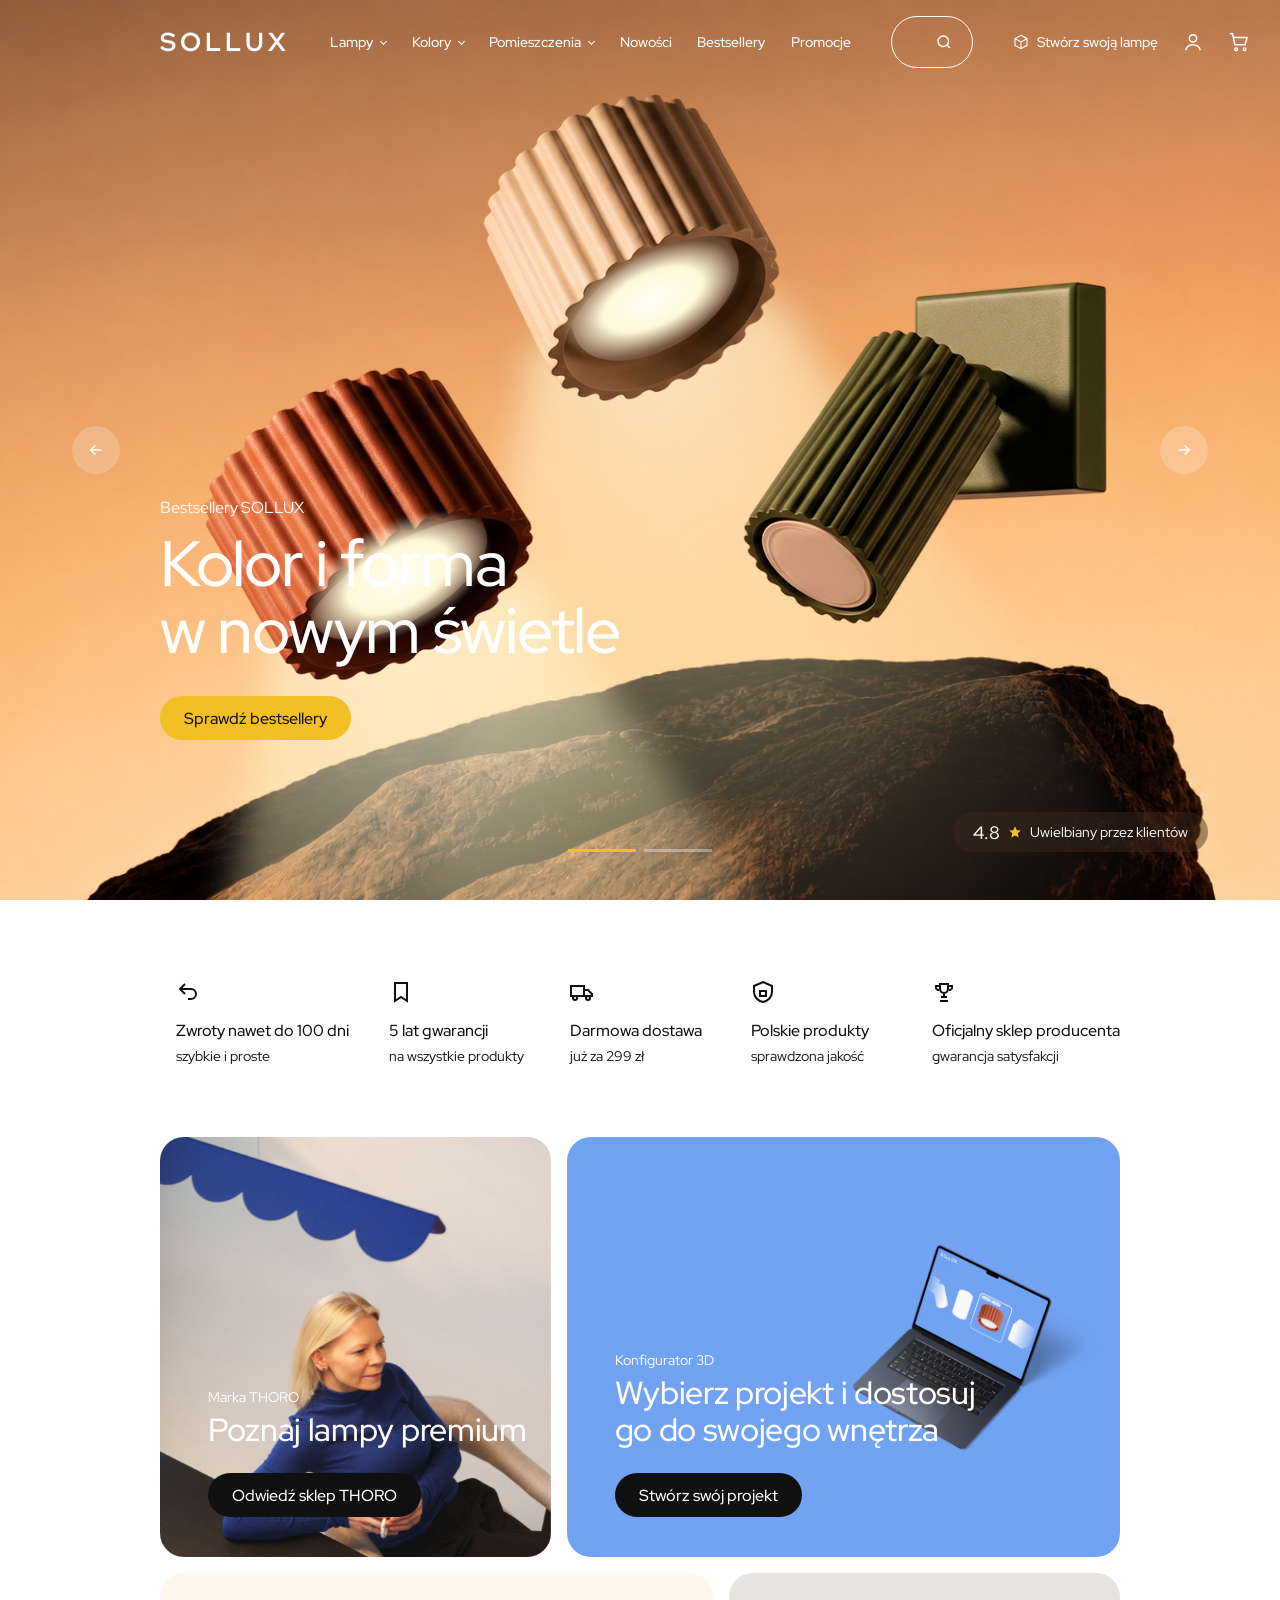
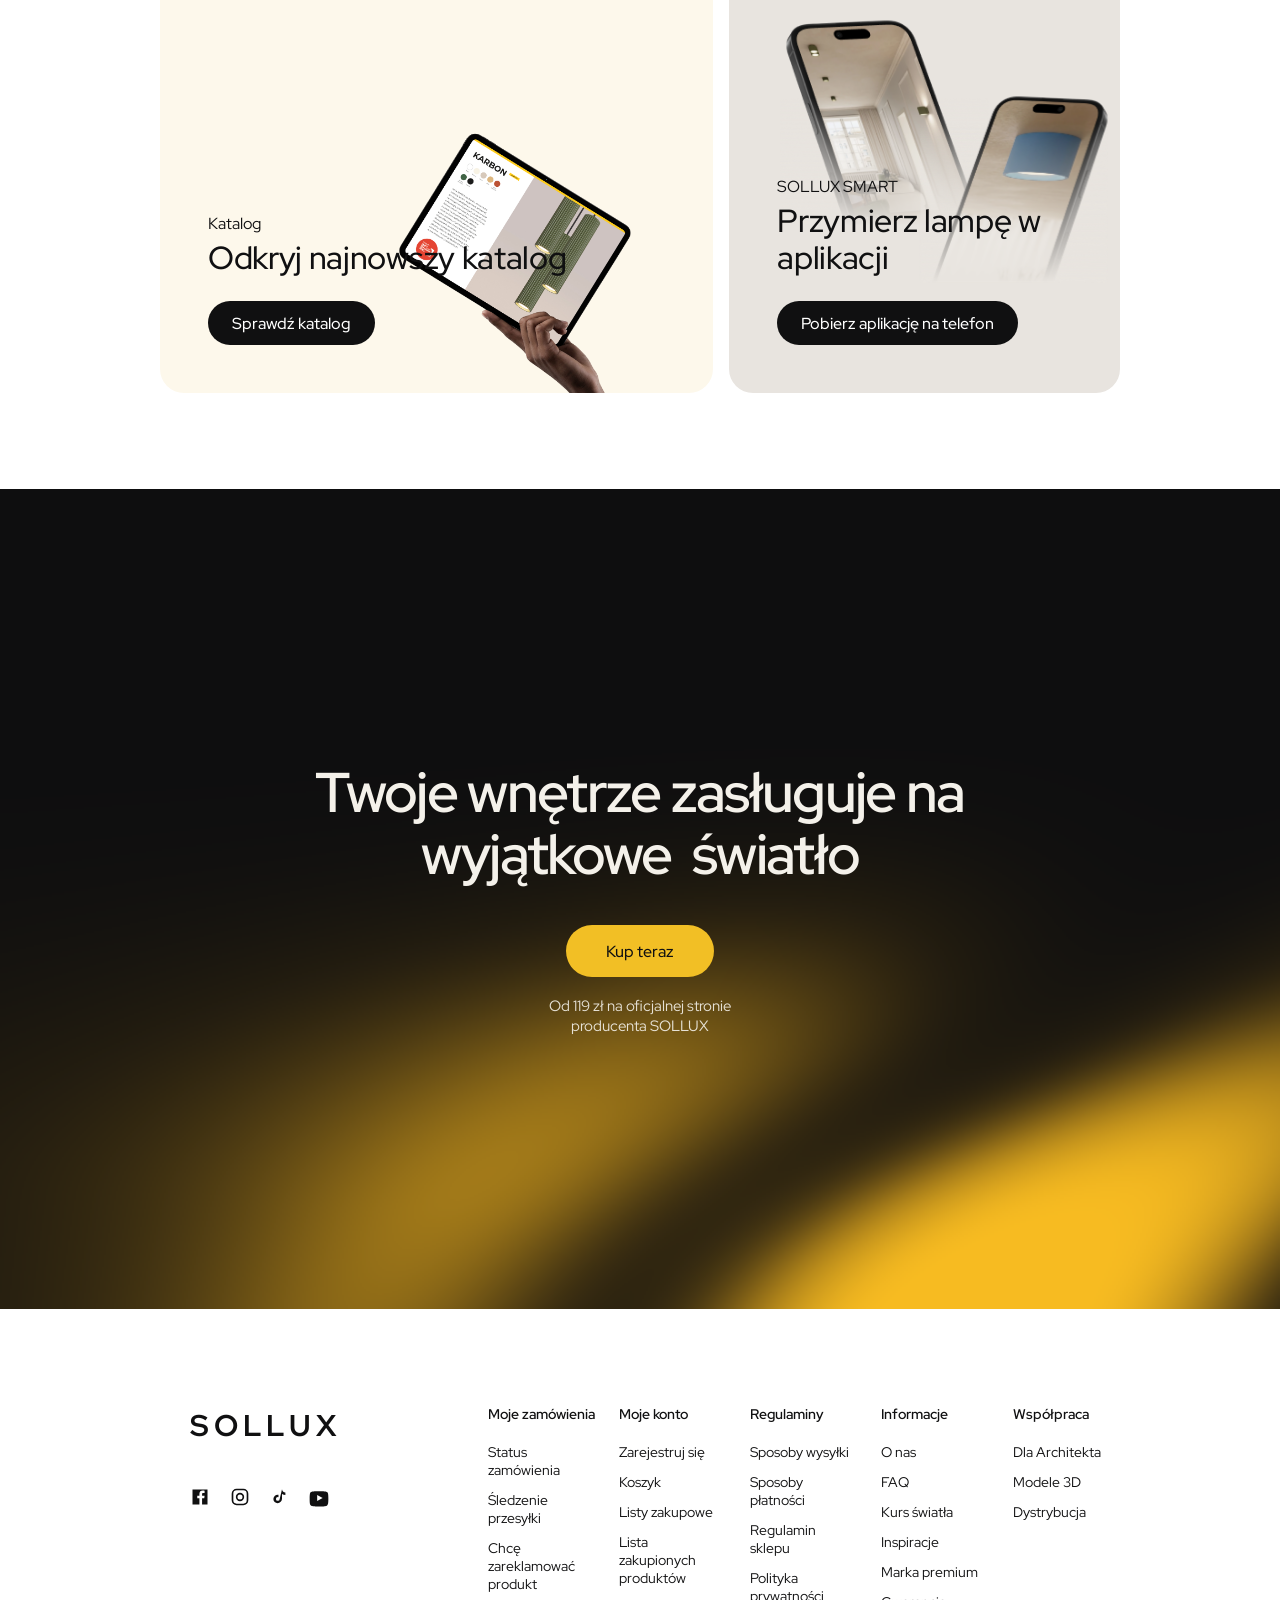
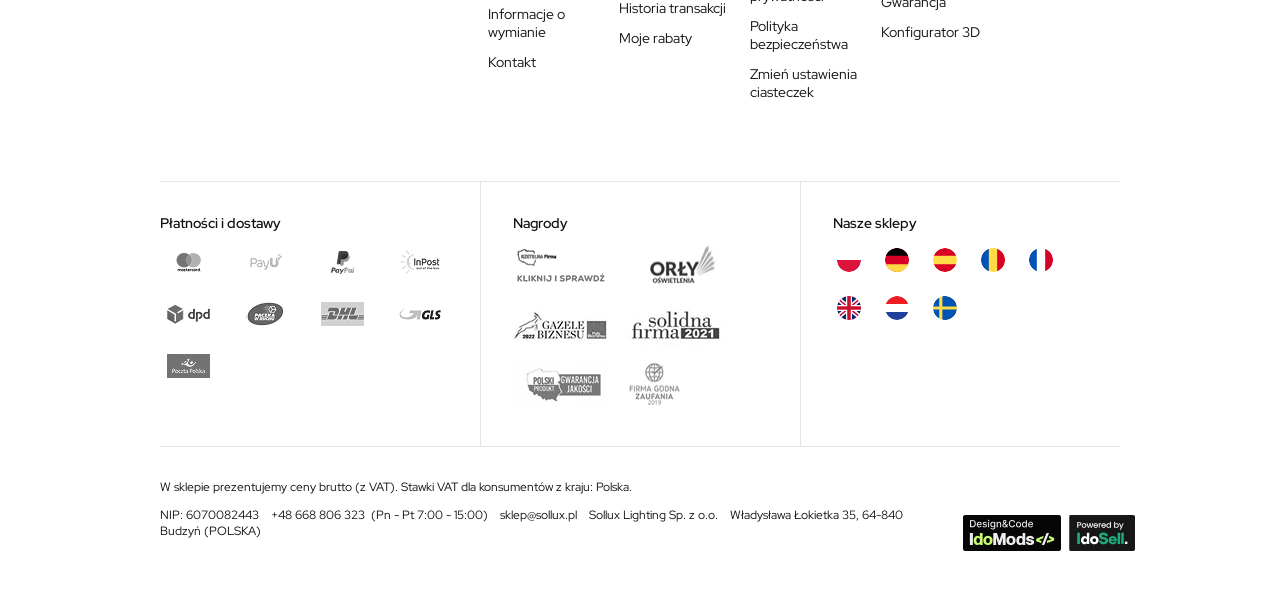
<file: index.html>
<!doctype html>
<html lang="pl">
  <head>
    <meta charset="utf-8" />
    <meta name="viewport" content="width=device-width, initial-scale=1" />
    <title>SOLLUX – Kolor i forma w nowym świetle</title>
    <link rel="preconnect" href="https://fonts.googleapis.com" />
    <link rel="preconnect" href="https://fonts.gstatic.com" crossorigin />
    <link
      href="https://fonts.googleapis.com/css2?family=Red+Hat+Display:wght@400;500;600;700&display=swap"
      rel="stylesheet"
    />
    <link rel="stylesheet" href="style.css" />
  </head>
  <body>
    <header class="site-header">
      <div class="container site-header__inner">
        <a class="logo" href="#">SOLLUX</a>

        <nav class="nav" aria-label="Główna nawigacja">
          <a href="#" class="nav__item nav__item--dropdown">Lampy</a>
          <a href="#" class="nav__item nav__item--dropdown">Kolory</a>
          <a href="#" class="nav__item nav__item--dropdown">Pomieszczenia</a>
          <a href="#" class="nav__item">Nowości</a>
          <a href="#" class="nav__item">Bestsellery</a>
          <a href="#" class="nav__item">Promocje</a>
        </nav>

        <label class="search">
          <input
            type="search"
            placeholder="Czego szukasz?"
            aria-label="Czego szukasz?"
          />
          <svg
            viewBox="0 0 24 24"
            width="18"
            height="18"
            fill="none"
            stroke="currentColor"
            stroke-width="1.8"
            aria-hidden="true"
          >
            <circle cx="11" cy="11" r="7" />
            <path d="M20 20l-3.5-3.5" />
          </svg>
        </label>

        <div class="header-actions">
          <a href="#" class="create-lamp">
            <svg
              viewBox="0 0 24 24"
              width="16"
              height="16"
              fill="none"
              stroke="currentColor"
              stroke-width="1.6"
              aria-hidden="true"
            >
              <path d="M12 2l9 5v10l-9 5-9-5V7z" />
              <path d="M3 7l9 5 9-5M12 12v10" />
            </svg>
            Stwórz swoją lampę
          </a>
          <a href="#" class="icon-btn" aria-label="Konto">
            <svg
              viewBox="0 0 24 24"
              width="22"
              height="22"
              fill="none"
              stroke="currentColor"
              stroke-width="1.6"
              aria-hidden="true"
            >
              <circle cx="12" cy="8" r="4" />
              <path d="M4 21c1-4 4-6 8-6s7 2 8 6" />
            </svg>
          </a>
          <a href="#" class="icon-btn" aria-label="Koszyk">
            <svg
              viewBox="0 0 24 24"
              width="22"
              height="22"
              fill="none"
              stroke="currentColor"
              stroke-width="1.6"
              aria-hidden="true"
            >
              <path d="M2 3h3l2.5 12h11L21 7H6" />
              <circle cx="9" cy="20" r="1.5" />
              <circle cx="18" cy="20" r="1.5" />
            </svg>
          </a>
        </div>
      </div>
    </header>

    <section class="hero" id="hero">
      <div class="hero__slides">
        <div class="hero__slide hero__slide--lamps is-active">
          <div class="hero__stage">
            <img class="hero__bg" src="assets/hero-bg.jpg" alt="" draggable="false" />
            <button
              class="lamp lamp--cream"
              type="button"
              aria-pressed="false"
              aria-label="Włącz lampę"
            >
              <span class="lamp__float"
                ><span class="lamp__beam"></span
                ><img src="assets/lamp-cream.png" alt="" /><span
                  class="lamp__face"
                ></span
              ></span>
            </button>
            <button
              class="lamp lamp--copper"
              type="button"
              aria-pressed="false"
              aria-label="Włącz lampę"
            >
              <span class="lamp__float"
                ><span class="lamp__beam"></span
                ><img src="assets/lamp-copper.png" alt="" /><span
                  class="lamp__face"
                ></span
              ></span>
            </button>
            <button
              class="lamp lamp--green"
              type="button"
              aria-pressed="false"
              aria-label="Włącz lampę"
            >
              <span class="lamp__float"
                ><span class="lamp__beam"></span
                ><img src="assets/lamp-green.png" alt="" /><span
                  class="lamp__face"
                ></span
              ></span>
            </button>
          </div>
        </div>
        <div class="hero__slide hero__slide--interior">
          <div class="hero__stage">
            <img class="hero__bg" src="assets/interior.jpg" alt="" draggable="false" />
          </div>
        </div>
      </div>

      <div class="container hero__content">
        <p class="hero__eyebrow">Bestsellery SOLLUX</p>
        <h1 class="hero__title">Kolor i forma<br />w nowym świetle</h1>
        <a href="#" class="btn btn--yellow">Sprawdź bestsellery</a>
      </div>

      <button
        class="hero__arrow hero__arrow--prev"
        aria-label="Poprzedni slajd"
      >
        <svg
          viewBox="0 0 24 24"
          width="18"
          height="18"
          fill="none"
          stroke="currentColor"
          stroke-width="2"
          aria-hidden="true"
        >
          <path d="M19 12H5M11 6l-6 6 6 6" />
        </svg>
      </button>
      <button class="hero__arrow hero__arrow--next" aria-label="Następny slajd">
        <svg
          viewBox="0 0 24 24"
          width="18"
          height="18"
          fill="none"
          stroke="currentColor"
          stroke-width="2"
          aria-hidden="true"
        >
          <path d="M5 12h14M13 6l6 6-6 6" />
        </svg>
      </button>

      <div class="hero__pager" role="tablist">
        <button class="hero__bar is-active" aria-label="Slajd 1">
          <span></span>
        </button>
        <button class="hero__bar" aria-label="Slajd 2"><span></span></button>
      </div>

      <div class="hero__rating">
        <strong>4.8</strong>
        <svg
          viewBox="0 0 24 24"
          width="14"
          height="14"
          fill="#F2BF25"
          aria-hidden="true"
        >
          <path
            d="M12 2l3 7 7 .6-5.3 4.7 1.6 7.2L12 17.8 5.7 21.5l1.6-7.2L2 9.6 9 9z"
          />
        </svg>
        <span>Uwielbiany przez klientów</span>
      </div>
    </section>

    <section class="features">
      <div class="container features__grid">
        <div class="feature">
          <svg
            viewBox="0 0 24 24"
            width="24"
            height="24"
            fill="none"
            stroke="currentColor"
            stroke-width="2"
            aria-hidden="true"
          >
            <path d="M9 14L4 9l5-5" />
            <path d="M4 9h11a5 5 0 0 1 0 10h-3" />
          </svg>
          <h3>Zwroty nawet do 100 dni</h3>
          <p>szybkie i proste</p>
        </div>
        <div class="feature">
          <svg
            viewBox="0 0 24 24"
            width="24"
            height="24"
            fill="none"
            stroke="currentColor"
            stroke-width="2"
            aria-hidden="true"
          >
            <path d="M6 3h12v18l-6-4-6 4z" />
          </svg>
          <h3>5 lat gwarancji</h3>
          <p>na wszystkie produkty</p>
        </div>
        <div class="feature">
          <svg
            viewBox="0 0 24 24"
            width="24"
            height="24"
            fill="none"
            stroke="currentColor"
            stroke-width="2"
            aria-hidden="true"
          >
            <path d="M1 6h13v10H1zM14 10h4l4 4v2h-8z" />
            <circle cx="5" cy="18" r="2" />
            <circle cx="18" cy="18" r="2" />
          </svg>
          <h3>Darmowa dostawa</h3>
          <p>już za 299 zł</p>
        </div>
        <div class="feature">
          <svg
            viewBox="0 0 24 24"
            width="24"
            height="24"
            fill="none"
            stroke="currentColor"
            stroke-width="2"
            aria-hidden="true"
          >
            <path d="M12 2l9 4v6c0 5-4 9-9 10-5-1-9-5-9-10V6z" />
            <rect x="9" y="11" width="6" height="5" />
          </svg>
          <h3>Polskie produkty</h3>
          <p>sprawdzona jakość</p>
        </div>
        <div class="feature">
          <svg
            viewBox="0 0 24 24"
            width="24"
            height="24"
            fill="none"
            stroke="currentColor"
            stroke-width="2"
            aria-hidden="true"
          >
            <path
              d="M8 4h8v5a4 4 0 0 1-8 0zM8 6H4a3 3 0 0 0 3 4M16 6h4a3 3 0 0 1-3 4M12 13v4M8 21h8M9 17h6"
            />
          </svg>
          <h3>Oficjalny sklep producenta</h3>
          <p>gwarancja satysfakcji</p>
        </div>
      </div>
    </section>

    <section class="tiles container">
      <a href="#" class="tile tile--thoro">
        <div class="tile__media"><img src="assets/thoro.png" alt="" /></div>
        <div class="tile__body">
          <p class="tile__kicker">Marka THORO</p>
          <h2 class="tile__title">Poznaj lampy premium</h2>
          <span class="btn btn--dark">Odwiedź sklep THORO</span>
        </div>
      </a>

      <a href="#" class="tile tile--configurator">
        <div class="tile__media">
          <img src="assets/configurator.png" alt="" />
        </div>
        <div class="tile__body">
          <p class="tile__kicker">Konfigurator 3D</p>
          <h2 class="tile__title">
            Wybierz projekt i dostosuj<br />go do swojego wnętrza
          </h2>
          <span class="btn btn--dark">Stwórz swój projekt</span>
        </div>
      </a>

      <a href="#" class="tile tile--catalog">
        <div class="tile__media"><img src="assets/katalog.png" alt="" /></div>
        <div class="tile__body">
          <p class="tile__kicker">Katalog</p>
          <h2 class="tile__title">Odkryj najnowszy katalog</h2>
          <span class="btn btn--dark">Sprawdź katalog</span>
        </div>
      </a>

      <a href="#" class="tile tile--app">
        <div class="tile__media">
          <img
            class="tile__phone tile__phone--a"
            src="assets/Phone2.png"
            alt=""
          />
          <img
            class="tile__phone tile__phone--b"
            src="assets/Phone.png"
            alt=""
          />
        </div>
        <div class="tile__body">
          <p class="tile__kicker">SOLLUX SMART</p>
          <h2 class="tile__title">Przymierz lampę w aplikacji</h2>
          <span class="btn btn--dark">Pobierz aplikację na telefon</span>
        </div>
      </a>
    </section>

    <section class="shader" aria-label="Sekcja z animacją">
      <canvas class="shader__canvas" aria-hidden="true"></canvas>
      <div class="shader__content">
        <h2 class="shader__title">
          Twoje wnętrze zasługuje na<br />wyjątkowe&nbsp; światło
        </h2>
        <a href="#" class="btn btn--yellow btn--lg">Kup teraz</a>
        <p class="shader__note">
          Od 119 zł na oficjalnej stronie<br />producenta SOLLUX
        </p>
      </div>
    </section>

    <footer class="footer">
      <div class="container">
        <div class="footer__top">
          <div class="footer__brand">
            <span class="logo logo--footer">SOLLUX</span>
            <div class="socials" aria-label="Media społecznościowe">
              <a href="#" aria-label="Facebook"
                ><svg
                  viewBox="0 0 24 24"
                  width="20"
                  height="20"
                  fill="currentColor"
                  aria-hidden="true"
                >
                  <path
                    d="M3 3h18v18h-6.5v-7.5h2.6l.4-3h-3V8.6c0-.9.3-1.5 1.5-1.5H17.5V4.4c-.3 0-1.2-.1-2.3-.1-2.3 0-3.9 1.4-3.9 4v2.2H8.7v3h2.6V21H3z"
                  />
                </svg>
              </a>
              <a href="#" aria-label="Instagram">
                <svg
                  viewBox="0 0 24 24"
                  width="20"
                  height="20"
                  fill="none"
                  stroke="currentColor"
                  stroke-width="2"
                  aria-hidden="true"
                >
                  <rect x="3" y="3" width="18" height="18" rx="5" />
                  <circle cx="12" cy="12" r="4" />
                </svg>
              </a>
              <a href="#" aria-label="TikTok">
                <svg
                  viewBox="0 0 24 24"
                  width="18"
                  height="18"
                  fill="currentColor"
                  aria-hidden="true"
                >
                  <path
                    d="M16 3c.3 2.5 1.8 4.2 4.5 4.4v3.2c-1.6 0-3-.5-4.5-1.4v6.6c0 3.4-2.7 5.7-5.8 5.7S4.5 19.3 4.5 16s2.6-5.8 5.9-5.8c.3 0 .6 0 .9.1v3.3a2.6 2.6 0 0 0-.9-.2 2.5 2.5 0 1 0 2.5 2.5z"
                  />
                </svg>
              </a>
              <a href="#" aria-label="YouTube">
                <svg
                  viewBox="0 0 24 24"
                  width="22"
                  height="22"
                  fill="currentColor"
                  aria-hidden="true"
                >
                  <path
                    d="M22 8.2s-.2-1.7-.9-2.4c-.8-.9-1.8-.9-2.2-1C16.6 4.5 12 4.5 12 4.5s-4.6 0-6.9.3c-.4.1-1.4.1-2.2 1C2.2 6.5 2 8.2 2 8.2S1.8 10.1 1.8 12v1.8c0 1.9.2 3.8.2 3.8s.2 1.7.9 2.4c.8.9 1.9.8 2.4.9 1.7.2 6.7.3 6.7.3s4.6 0 6.9-.3c.4-.1 1.4-.1 2.2-1 .7-.7.9-2.4.9-2.4s.2-1.9.2-3.8V12c0-1.9-.2-3.8-.2-3.8zM10 15.3V8.7l6 3.3z"
                  />
                </svg>
              </a>
            </div>
          </div>

          <div class="footer__cols">
            <div class="footer__col">
              <h4>Moje zamówienia</h4>
              <a href="#">Status zamówienia</a>
              <a href="#">Śledzenie przesyłki</a>
              <a href="#">Chcę zareklamować produkt</a>
              <a href="#">Informacje o wymianie</a>
              <a href="#">Kontakt</a>
            </div>
            <div class="footer__col">
              <h4>Moje konto</h4>
              <a href="#">Zarejestruj się</a>
              <a href="#">Koszyk</a>
              <a href="#">Listy zakupowe</a>
              <a href="#">Lista zakupionych produktów</a>
              <a href="#">Historia transakcji</a>
              <a href="#">Moje rabaty</a>
            </div>
            <div class="footer__col">
              <h4>Regulaminy</h4>
              <a href="#">Sposoby wysyłki</a>
              <a href="#">Sposoby płatności</a>
              <a href="#">Regulamin sklepu</a>
              <a href="#">Polityka prywatności</a>
              <a href="#">Polityka bezpieczeństwa</a>
              <a href="#">Zmień ustawienia ciasteczek</a>
            </div>
            <div class="footer__col">
              <h4>Informacje</h4>
              <a href="#">O nas</a>
              <a href="#">FAQ</a>
              <a href="#">Kurs światła</a>
              <a href="#">Inspiracje</a>
              <a href="#">Marka premium</a>
              <a href="#">Gwarancja</a>
              <a href="#">Konfigurator 3D</a>
            </div>
            <div class="footer__col">
              <h4>Współpraca</h4>
              <a href="#">Dla Architekta</a>
              <a href="#">Modele 3D</a>
              <a href="#">Dystrybucja</a>
            </div>
          </div>
        </div>

        <div class="footer__middle">
          <div class="footer__block">
            <h4>Płatności i dostawy</h4>
            <div class="logo-row">
              <img
                src="assets/logos/Payment+Delivery-1.png"
                alt="Płatności i dostawy"
              />
              <img
                src="assets/logos/Payment+Delivery-2.png"
                alt="Płatności i dostawy"
              />
              <img
                src="assets/logos/Payment+Delivery-3.png"
                alt="Płatności i dostawy"
              />
              <img
                src="assets/logos/Payment+Delivery-4.png"
                alt="Płatności i dostawy"
              />
              <img
                src="assets/logos/Payment+Delivery-5.png"
                alt="Płatności i dostawy"
              />
              <img
                src="assets/logos/Payment+Delivery-6.png"
                alt="Płatności i dostawy"
              />
              <img
                src="assets/logos/Payment+Delivery-7.png"
                alt="Płatności i dostawy"
              />
              <img
                src="assets/logos/Payment+Delivery-8.png"
                alt="Płatności i dostawy"
              />
              <img
                src="assets/logos/Payment+Delivery-9.png"
                alt="Płatności i dostawy"
              />
            </div>
          </div>

          <div class="footer__block">
            <h4>Nagrody</h4>
            <div class="logo-row">
              <img src="assets/logos/Dg_icon 2.png" alt="Nagrody" />
              <img src="assets/logos/orly-oswietlenia 2.png" alt="Nagrody" />
              <img
                src="assets/logos/e-gazele-biznesu-2021 2.png"
                alt="Nagrody"
              />
              <img src="assets/logos/solidna-firma-2021 2.png" alt="Nagrody" />
              <img
                src="assets/logos/polska-gwarancja-jakosci 2.png"
                alt="Nagrody"
              />
              <img
                src="assets//logos/firma-godna-zaufania 2.png"
                alt="Nagrody"
              />
            </div>
          </div>
          <div class="footer__block">
            <h4>Nasze sklepy</h4>
            <div class="flags">
              <img src="assets/flags/pl.svg" alt="Polska" />
              <img src="assets/flags/de.svg" alt="Niemcy" />
              <img src="assets/flags/es.svg" alt="Hiszpania" />
              <img src="assets/flags/ro.svg" alt="Rumunia" />
              <img src="assets/flags/fr.svg" alt="Francja" /> 
              <img src="assets/flags/uk.svg" alt="Wielka Brytania" />
              <img src="assets/flags/nl.svg" alt="Holandia" /> 
              <img src="assets/flags/sw.svg" alt="Szwecja" /> 
          </div>
        </div>


      </div>
              <div class="footer__legal">
          <div class="footer__legal-text">
            <p>
              W sklepie prezentujemy ceny brutto (z VAT). Stawki VAT dla
              konsumentów z kraju: Polska.
            </p>
            <p>
              NIP: 6070082443 &nbsp;&nbsp; +48 668 806 323 &nbsp;(Pn - Pt 7:00 -
              15:00) &nbsp;&nbsp; sklep@sollux.pl &nbsp;&nbsp; Sollux Lighting
              Sp. z o.o. &nbsp;&nbsp; Władysława Łokietka 35, 64-840 Budzyń
              (POLSKA)
            </p>
          </div>
          <div class="badges">
            <img src="assets/idomods.png" alt="Badge 1" />
            <img src="assets/idosell.png" alt="Badge 2" />
          </div>
        </div>
    </footer>

    <script src="script.js"></script>
  </body>
</html>
</file>
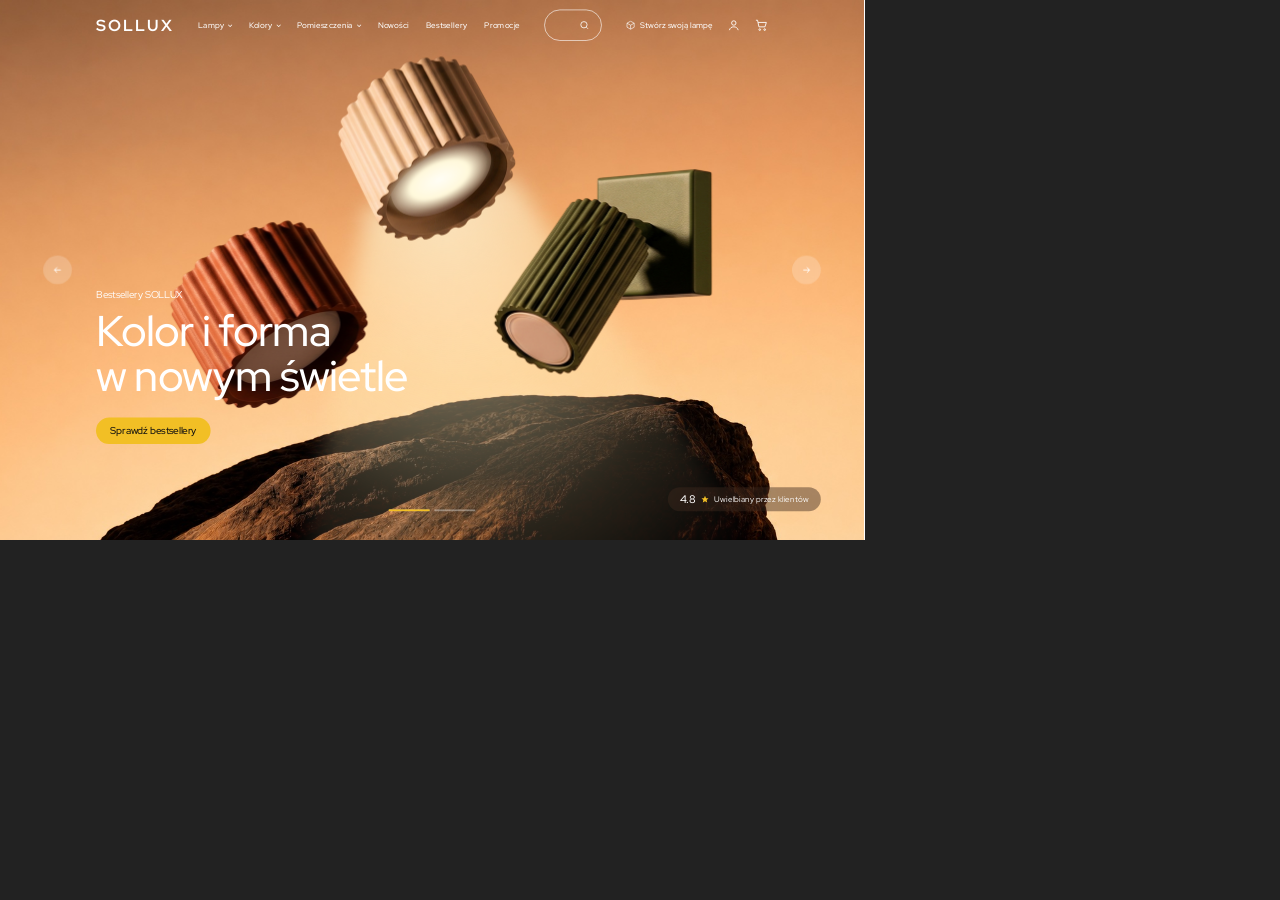
<file: .preview.html>
<!doctype html>
<html>
<head>
<meta charset="utf-8">
<style>
  html, body { margin: 0; background: #222; overflow: hidden; }
  .frame-wrap { width: 1440px; height: 900px; transform: scale(0.6); transform-origin: 0 0; }
  iframe { width: 1440px; height: 900px; border: 0; display: block; }
</style>
</head>
<body>
  <div class="frame-wrap"><iframe src="index.html"></iframe></div>
</body>
</html>
</file>
<file: style.css>
:root {
  --black: #101011;
  --white: #ffffff;
  --yellow: #f2bf25;
  --cream: #fdf8eb;
  --stone: #e8e4df;
  --blue: #72a3f3;
  --gray-btn: #4a4a4a;
  --ease: cubic-bezier(0.4, 0, 0.2, 1);
}

*,
*::before,
*::after {
  box-sizing: border-box;
}

html,
body {
  margin: 0;
  padding: 0;
}

body {
  font-family: "Red Hat Display", system-ui, -apple-system, sans-serif;
  color: var(--black);
  background: var(--white);
  -webkit-font-smoothing: antialiased;
}

a {
  color: inherit;
  text-decoration: none;
}

img {
  display: block;
  max-width: 100%;
}

button {
  font: inherit;
  cursor: pointer;
}

.container {
  width: min(1600px, calc(100% - 320px));
  margin-inline: auto;
}

.logo {
  font-weight: 700;
  font-size: 26px;
  letter-spacing: 0.16em;
  color: inherit;
}

.logo--footer {
  color: var(--black);
  font-size: 30px;
}

.btn {
  display: inline-flex;
  align-items: center;
  justify-content: center;
  height: 44px;
  padding: 0 24px;
  border-radius: 999px;
  font-size: 16px;
  font-weight: 500;
  border: 0;
  transition: background-color 200ms ease-in-out, color 200ms ease-in-out;
}

.btn--yellow {
  background: var(--yellow);
  color: var(--black);
}

.btn--dark {
  background: var(--black);
  color: var(--white);
}

.tile:hover .btn--dark {
  background: var(--gray-btn);
}

.btn--lg {
  height: 52px;
  padding: 0 40px;
  margin-top: 40px;
}

/* ---------- Header ---------- */

.site-header {
  position: absolute;
  inset: 0 0 auto 0;
  z-index: 10;
  height: 84px;
  background-color: transparent;
  color: var(--white);
  transition: background-color 250ms var(--ease), color 250ms var(--ease);
}

.site-header:hover {
  background-color: #ffffff;
  color: #000000;
}

.site-header__inner {
  height: 100%;
  display: flex;
  align-items: center;
  gap: 40px;
}

.nav {
  display: flex;
  align-items: center;
  gap: clamp(16px, 2vw, 32px);
  white-space: nowrap;
  font-size: 14px;
  font-weight: 500;
}

.nav__item--dropdown::after {
  content: "";
  display: inline-block;
  width: 5px;
  height: 5px;
  margin-left: 8px;
  vertical-align: middle;
  border-right: 1.5px solid currentColor;
  border-bottom: 1.5px solid currentColor;
  transform: translateY(-2px) rotate(45deg);
}

.search {
  position: relative;
  margin-left: auto;
  width: clamp(200px, 20vw, 370px);
  height: 52px;
  display: flex;
  align-items: center;
}

.search input {
  width: 100%;
  height: 100%;
  padding: 0 56px 0 24px;
  border: 1px solid currentColor;
  border-radius: 999px;
  background: transparent;
  color: inherit;
  font: inherit;
  font-size: 14px;
  outline: none;
}

.search input::placeholder {
  color: inherit;
  opacity: 0.85;
}

.search svg {
  position: absolute;
  right: 20px;
}

.header-actions {
  display: flex;
  align-items: center;
  gap: 24px;
  font-size: 14px;
  font-weight: 500;
}

.create-lamp {
  display: inline-flex;
  align-items: center;
  gap: 8px;
  white-space: nowrap;
}

.icon-btn {
  display: inline-flex;
}

/* ---------- Hero ---------- */

.hero {
  position: relative;
  height: clamp(640px, 100vh, 1040px);
  overflow: hidden;
  color: var(--white);
  background: #a06a46;
}

.hero__slides {
  position: absolute;
  inset: 0;
}

.hero__slide {
  position: absolute;
  inset: 0;
  overflow: hidden;
  opacity: 0;
  visibility: hidden;
  transform: scale(1.05);
  transition: opacity 600ms ease-in-out, transform 800ms ease-out, visibility 600ms ease-in-out;
}

.hero__slide.is-active {
  opacity: 1;
  visibility: visible;
  transform: scale(1);
}

/* A 16:9 stage that covers the hero, so the lamps stay aligned with the background photo. */
.hero__stage {
  position: absolute;
  left: 50%;
  top: 50%;
  width: max(100%, calc(clamp(640px, 100vh, 1040px) * 16 / 9));
  aspect-ratio: 16 / 9;
  transform: translate(-50%, -50%);
}

.hero__slide--lamps .hero__stage {
  width: max(calc(100% + 24px), calc(clamp(640px, 100vh, 1040px) * 16 / 9));
  transition: transform 800ms var(--ease);
}

.hero__slide--lamps:hover .hero__stage {
  transform: translate(calc(-50% + 8px), -50%);
}

.hero__bg {
  position: absolute;
  inset: 0;
  width: 100%;
  height: 100%;
  object-fit: cover;
}

.hero__slide--interior .hero__bg {
  inset: -8px auto auto -12px;
  width: calc(100% + 24px);
  height: calc(100% + 16px);
}

.lamp {
  position: absolute;
  padding: 0;
  border: 0;
  background: none;
  cursor: pointer;
  color: inherit;
  transform-origin: center;
}

.lamp:focus-visible {
  outline: 2px solid var(--white);
  outline-offset: 8px;
  border-radius: 12px;
}

.lamp--copper {
  left: 22.66%;
  top: 40.74%;
  width: 20.73%;
  height: 34.81%;
}

.lamp--cream {
  left: 40.21%;
  top: 10.46%;
  width: 18.54%;
  height: 34.07%;
}

.lamp--green {
  left: 56.41%;
  top: 31.3%;
  width: 22.76%;
  height: 38.06%;
}

.lamp__float {
  position: absolute;
  inset: 0;
  display: block;
  animation: lamp-bob 7.4s var(--ease) infinite;
}

.lamp--copper .lamp__float {
  animation-duration: 6.8s;
}

.lamp--cream .lamp__float {
  animation-delay: -2.1s;
}

.lamp--green .lamp__float {
  animation-duration: 8.2s;
  animation-delay: -4.4s;
}

@keyframes lamp-bob {
  0%,
  100% {
    transform: translate(0, 0) rotate(-0.4deg);
  }

  35% {
    transform: translate(9px, -14px) rotate(0.9deg);
  }

  70% {
    transform: translate(-7px, -6px) rotate(-0.7deg);
  }
}

/* Each lamp's light source: fx/fy = centre of the opening, fw/fh = its size, all as a share of the lamp box. */
.lamp--copper {
  --fx: 59%;
  --fy: 67%;
  --fw: 60%;
  --fh: 35%;
  --face-angle: -27deg;
  --beam-angle: -13deg;
}

.lamp--cream {
  --fx: 57%;
  --fy: 67%;
  --fw: 65%;
  --fh: 31%;
  --face-angle: -25deg;
  --beam-angle: -12deg;
}

.lamp--green {
  --fx: 20%;
  --fy: 83%;
  --fw: 33%;
  --fh: 23%;
  --face-angle: 40deg;
  --beam-angle: 20deg;
}

.lamp img {
  position: relative;
  z-index: 1;
  display: block;
  width: 100%;
  height: 100%;
  object-fit: contain;
  pointer-events: none;
}

.lamp__face,
.lamp__beam {
  position: absolute;
  pointer-events: none;
  opacity: 0;
  transition: opacity 1200ms var(--ease);
}

.lamp__face {
  z-index: 2;
  left: calc(var(--fx) - var(--fw) / 2);
  top: calc(var(--fy) - var(--fh) / 2);
  width: var(--fw);
  height: var(--fh);
  border-radius: 50%;
  background: radial-gradient(closest-side, #fffdf2 0%, #fff4cc 55%, rgba(255, 240, 190, 0) 100%);
  mix-blend-mode: screen;
  filter: blur(1.5px);
  transform: rotate(var(--face-angle));
}

.lamp__beam {
  z-index: 0;
  left: calc(var(--fx) - var(--fw) * 2.5);
  top: calc(var(--fy) + var(--fh) * 0.2);
  width: calc(var(--fw) * 5);
  height: 290%;
  transform: rotate(var(--beam-angle));
  transform-origin: 50% 0;
  filter: blur(18px);
  mix-blend-mode: screen;
}

.lamp__beam::before {
  content: "";
  position: absolute;
  inset: 0;
  clip-path: polygon(37% 0, 63% 0, 100% 100%, 0 100%);
  background: radial-gradient(ellipse 65% 95% at 50% 0,
      rgba(255, 249, 219, 0.78) 0%,
      rgba(255, 239, 190, 0.42) 38%,
      rgba(255, 225, 166, 0.16) 68%,
      transparent 100%);
}

.lamp[aria-pressed="true"] .lamp__face,
.lamp[aria-pressed="true"] .lamp__beam {
  opacity: 1;
}

.hero__content {
  position: absolute;
  left: 50%;
  bottom: 160px;
  transform: translateX(-50%);
  width: min(1600px, calc(100% - 320px));
  pointer-events: none;
  z-index: 1;
}

.hero__eyebrow,
.hero__title,
.hero__content .btn {
  pointer-events: auto;
}

.hero__eyebrow {
  margin: 0 0 12px;
  font-size: 16px;
}

.hero__title {
  margin: 0 0 32px;
  font-size: clamp(44px, 5vw, 72px);
  font-weight: 500;
  line-height: 1.05;
  letter-spacing: -0.02em;
}

.hero__arrow {
  position: absolute;
  top: 50%;
  transform: translateY(-50%);
  width: 48px;
  height: 48px;
  border: 0;
  border-radius: 50%;
  display: grid;
  place-items: center;
  color: var(--white);
  background: rgba(255, 255, 255, 0.2);
  backdrop-filter: blur(6px);
  transition: background-color 200ms var(--ease);
  z-index: 2;
}

.hero__arrow:hover {
  background: rgba(255, 255, 255, 0.4);
}

.hero__arrow--prev {
  left: 72px;
}

.hero__arrow--next {
  right: 72px;
}

.hero__pager {
  position: absolute;
  left: 50%;
  bottom: 48px;
  transform: translateX(-50%);
  display: flex;
  gap: 8px;
  z-index: 2;
}

.hero__bar {
  position: relative;
  width: 68px;
  height: 3px;
  padding: 0;
  border: 0;
  background: rgba(255, 255, 255, 0.35);
  overflow: hidden;
}

.hero__bar span {
  position: absolute;
  inset: 0;
  background: var(--yellow);
  transform: scaleX(0);
  transform-origin: left;
}

.hero__bar.is-active span {
  animation: progress 3s linear forwards;
}

.hero__bar.is-done span {
  transform: scaleX(1);
}

@keyframes progress {
  to {
    transform: scaleX(1);
  }
}

.hero__rating {
  position: absolute;
  right: 72px;
  bottom: 48px;
  display: flex;
  align-items: center;
  gap: 8px;
  height: 40px;
  padding: 0 20px;
  border-radius: 999px;
  background: rgba(60, 40, 30, 0.45);
  font-size: 14px;
  z-index: 2;
}

.hero__rating strong {
  font-size: 18px;
  font-weight: 500;
}

/* ---------- Features ---------- */

.features {
  padding: 80px 0 72px;
}

.features__grid {
  display: grid;
  grid-template-columns: repeat(5, 1fr);
  gap: 24px;
}

.feature {
  padding-left: 16px;
}

.feature svg {
  display: block;
  margin-bottom: 16px;
}

.feature h3 {
  margin: 0 0 6px;
  font-size: clamp(16px, 1.25vw, 20px);
  font-weight: 500;
  white-space: nowrap;
}

.feature p {
  margin: 0;
  font-size: 14px;
}

/* ---------- Tiles ---------- */

.tiles {
  display: grid;
  grid-template-columns: repeat(24, 1fr);
  grid-template-rows: 420px 420px;
  gap: 16px;
  padding-bottom: 96px;
}

.tile {
  position: relative;
  display: block;
  overflow: hidden;
  border-radius: 24px;
  background: var(--stone);
  color: var(--white);
}

.tile--thoro {
  grid-column: 1 / span 10;
  grid-row: 1;
}

.tile--configurator {
  grid-column: 11 / span 14;
  grid-row: 1;
  background: var(--blue);
}

.tile--catalog {
  grid-column: 1 / span 14;
  grid-row: 2;
  background: var(--cream);
  color: var(--black);
}

.tile--app {
  grid-column: 15 / span 10;
  grid-row: 2;
  background: var(--stone);
  color: var(--black);
}

.tile__media {
  position: absolute;
  inset: 0;
  overflow: hidden;
}

.tile__media>img {
  position: absolute;
  width: 100%;
  height: 100%;
  object-fit: cover;
  transition: transform 500ms ease-out;
  will-change: transform;
}

.tile:hover .tile__media>img {
  transform: scale(1.1);
}

.tile--thoro .tile__media>img {
  object-position: center 20%;
}

.tile--configurator .tile__media>img {
  object-fit: contain;
  object-position: right center;
  top: 0;
  left: 40%;
  width: 60%;
  height: 100%;
}

.tile--catalog .tile__media>img {
  object-fit: contain;
  object-position: right bottom;
  left: 30%;
  width: 70%;
  height: 100%;
}


/* Smaller interior phone, fading out at the bottom as in the Figma card. */
.tile__phone--a {
  left: 13%;
  top: 10%;
  height: 50% !important;
  width: auto !important;
  object-fit: contain;
  /* mask-image: linear-gradient(to bottom, #000 55%, transparent 100%);
  -webkit-mask-image: linear-gradient(to bottom, #000 55%, transparent 100%); */
}

/* Large lamp phone on the right, cropped by the card's bottom edge. */
.tile__phone--b {
  left: 47%;
  top: 25%;
  width: 52% !important;
  height: auto !important;
}

.tile__body {
  position: absolute;
  left: 48px;
  bottom: 48px;
  right: 48px;
  z-index: 1;
}

.tile__kicker {
  margin: 0 0 6px;
  font-size: 16px;
}

.tile__title {
  margin: 0 0 24px;
  font-size: 32px;
  font-weight: 500;
  line-height: 1.15;
  letter-spacing: -0.01em;
}

.tile--thoro .tile__title,
.tile--configurator .tile__title {
  font-size: 32px;
}

.tile--catalog .tile__title,
.tile--app .tile__title {
  font-size: 32px;
}

.tile--thoro .tile__body,
.tile--configurator .tile__body {
  bottom: 40px;
  left: 48px;
  right: auto;
}

.tile--configurator .tile__body {
  left: 48px;
}

.tile--configurator .tile__title,
.tile--thoro .tile__title {
  font-size: 32px;
}

.tile--thoro .tile__kicker,
.tile--configurator .tile__kicker {
  font-size: 14px;
}

/* ---------- Shader section ---------- */

.shader {
  position: relative;
  height: 820px;
  overflow: hidden;
  display: flex;
  align-items: center;
  justify-content: center;
  color: #f4f1ea;
  background:
    radial-gradient(120% 80% at 80% 100%, #8a6a1d 0%, transparent 60%),
    linear-gradient(180deg, #111112 0%, #141310 55%, #2a2412 100%);
}

.shader__canvas {
  position: absolute;
  inset: 0;
  width: 100%;
  height: 100%;
  display: block;
}

.shader__content {
  position: relative;
  z-index: 1;
  text-align: center;
}

.shader__title {
  margin: 0;
  font-size: 56px;
  font-weight: 600;
  line-height: 1.1;
  letter-spacing: -0.03em;
}

.shader__note {
  margin: 20px 0 0;
  font-size: 15px;
  line-height: 1.3;
  opacity: 0.9;
}

/* ---------- Footer ---------- */

.footer {
  padding: 96px 0 40px;
  color: var(--black);
  font-size: 14px;
}

.footer__top {
  display: grid;
  grid-template-columns: 1fr 2.2fr;
  gap: 40px;
  padding-bottom: 80px;
}

.footer__brand {
  display: flex;
  flex-direction: column;
  gap: 24px;
  padding-left: 30px;
}

.socials {
  display: flex;
  gap: 20px;
  padding-top: 18px;
}

.socials a {
  display: inline-flex;
}

.footer__cols {
  display: grid;
  grid-template-columns: repeat(5, 1fr);
  gap: 24px;
}

.footer__col {
  display: flex;
  flex-direction: column;
  gap: 12px;
}

.footer__col a:hover {
  text-decoration: underline;
}

.footer__col h4,
.footer__block h4 {
  margin: 0 0 8px;
  font-size: 14px;
  font-weight: 600;
}

.footer__middle {
  display: grid;
  grid-template-columns: 1fr 1fr 1fr;
  border-top: 1px solid #e5e5e5;
  border-bottom: 1px solid #e5e5e5;
}

.footer__block {
  padding: 32px 32px 40px;
}

.footer__block:first-child {
  padding-left: 0;
}

.footer__block+.footer__block {
  border-left: 1px solid #e5e5e5;
}

.logo-row {
  display: flex;
  flex-wrap: wrap;
  gap: 16px 20px;
  margin-top: 12px;
  color: #6b6b6b;
  font-size: 13px;
  font-weight: 600;
}

.flags {
  display: flex;
  flex-wrap: wrap;
  gap: 16px;
  font-size: 24px;
  margin-top: 12px;
}

.footer__legal {
  display: flex;
  justify-content: space-between;
  align-items: flex-end;
  gap: 32px;
  padding-top: 32px;
  font-size: 12px;
}

.footer__legal-text p {
  margin: 0 0 12px;
}

.badges {
  display: flex;
  gap: 8px;
}

.badge {
  display: flex;
  flex-direction: column;
  justify-content: center;
  min-width: 98px;
  height: 36px;
  padding: 4px 8px;
  border-radius: 4px;
  background: var(--black);
  color: var(--white);
  font-size: 8px;
  line-height: 1.1;
}

.badge strong {
  font-size: 12px;
  font-weight: 700;
}

/* ---------- Responsive ---------- */

@media (max-width: 900px) {

  .container,
  .hero__content {
    width: calc(100% - 48px);
  }

  .site-header__inner {
    gap: 16px;
  }

  .search,
  .create-lamp span,
  .create-lamp {
    display: none;
  }

  .hero__arrow--prev {
    left: 16px;
  }

  .hero__arrow--next {
    right: 16px;
  }

  .hero__rating {
    right: 16px;
  }

  .features__grid,
  .footer__cols {
    grid-template-columns: 1fr;
  }

  .shader__title {
    font-size: 32px;
  }
}

@media (max-width: 1200px) {
  .nav {
    display: none;
  }

  .search {
    width: 260px;
  }

  .features__grid {
    grid-template-columns: repeat(2, 1fr);
  }

  .tiles {
    grid-template-columns: 1fr;
    grid-template-rows: none;
    grid-auto-rows: 420px;
  }

  .tile--thoro,
  .tile--configurator,
  .tile--catalog,
  .tile--app {
    grid-column: 1;
    grid-row: auto;
  }

  .footer__top,
  .footer__middle {
    grid-template-columns: 1fr;
  }

  .footer__cols {
    grid-template-columns: repeat(2, 1fr);
  }

  .shader__title {
    font-size: 40px;
  }
}

@media (prefers-reduced-motion: reduce) {

  .hero__slide--lamps:hover .hero__stage {
    transform: translate(-50%, -50%);
  }

  *,
  *::before,
  *::after {
    animation-duration: 0.01ms !important;
    transition-duration: 0.01ms !important;
  }
}
</file>
